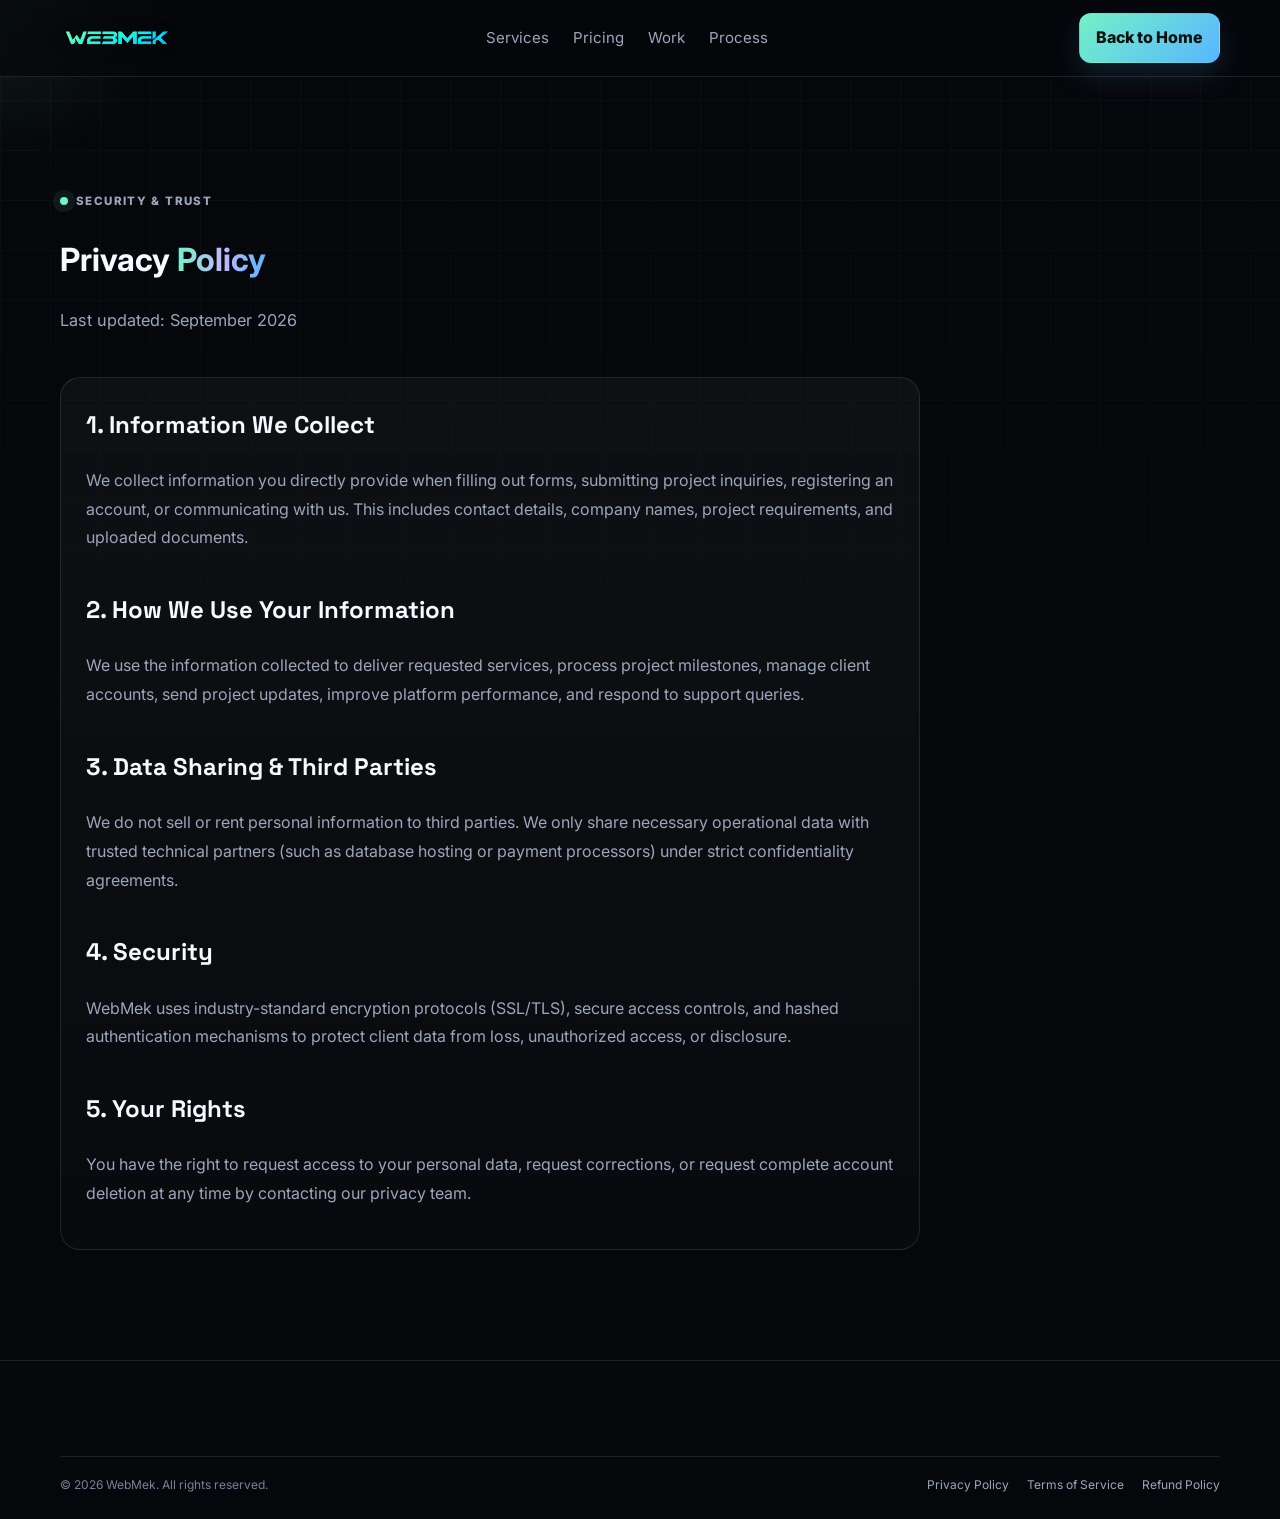
<file: templates/privacy.html>
<!DOCTYPE html>
<html lang="en">

<head>
  <meta charset="UTF-8">
  <meta name="viewport" content="width=device-width, initial-scale=1.0">
  <title>Privacy Policy — WebMek</title>
  <link rel="preconnect" href="https://fonts.googleapis.com">
  <link rel="preconnect" href="https://fonts.gstatic.com" crossorigin>
  <link
    href="https://fonts.googleapis.com/css2?family=Inter:wght@400;500;600;700;800&family=Space+Grotesk:wght@600;700&display=swap"
    rel="stylesheet">
  <link rel="stylesheet" href="../static/styles.css">
</head>

<body>
  <div class="bg-grid"></div>
  <div class="cursor-glow" id="cursorGlow"></div>

  <!-- HEADER -->
  <header class="site-header">
    <div class="container nav-wrap">
      <a href="index.html" class="brand">
        <img src="../Image/WhatsApp_Image_2026-09-25_at_21.04.05-removebg-preview.png" alt="WebMek Logo">
      </a>
      <nav class="desktop-nav">
        <a href="index.html#services">Services</a>
        <a href="index.html#pricing">Pricing</a>
        <a href="index.html#portfolio">Work</a>
        <a href="index.html#process">Process</a>
      </nav>
      <div class="nav-actions">
        <a href="index.html" class="btn btn-primary">Back to Home</a>
      </div>
    </div>
  </header>

  <!-- CONTENT -->
  <main class="section">
    <div class="container">
      <div class="section-head">
        <div class="eyebrow"><span class="pulse-dot"></span> Security & Trust</div>
        <h1>Privacy <span class="gradient-text">Policy</span></h1>
        <p>Last updated: September 2026</p>
      </div>

      <div class="panel" style="max-width: 860px; line-height: 1.8;">
        <h2 style="font-family: 'Space Grotesk'; color: var(--text); margin-top: 0;">1. Information We Collect</h2>
        <p class="muted">We collect information you directly provide when filling out forms, submitting project
          inquiries, registering an account, or communicating with us. This includes contact details, company names,
          project requirements, and uploaded documents.</p>

        <h2 style="font-family: 'Space Grotesk'; color: var(--text); margin-top: 36px;">2. How We Use Your Information
        </h2>
        <p class="muted">We use the information collected to deliver requested services, process project milestones,
          manage client accounts, send project updates, improve platform performance, and respond to support queries.
        </p>

        <h2 style="font-family: 'Space Grotesk'; color: var(--text); margin-top: 36px;">3. Data Sharing & Third Parties
        </h2>
        <p class="muted">We do not sell or rent personal information to third parties. We only share necessary
          operational data with trusted technical partners (such as database hosting or payment processors) under strict
          confidentiality agreements.</p>

        <h2 style="font-family: 'Space Grotesk'; color: var(--text); margin-top: 36px;">4. Security</h2>
        <p class="muted">WebMek uses industry-standard encryption protocols (SSL/TLS), secure access controls, and
          hashed authentication mechanisms to protect client data from loss, unauthorized access, or disclosure.</p>

        <h2 style="font-family: 'Space Grotesk'; color: var(--text); margin-top: 36px;">5. Your Rights</h2>
        <p class="muted">You have the right to request access to your personal data, request corrections, or request
          complete account deletion at any time by contacting our privacy team.</p>
      </div>
    </div>
  </main>

  <!-- FOOTER -->
  <footer class="site-footer">
    <div class="container footer-bottom">
      <span>© 2026 WebMek. All rights reserved.</span>
      <div style="display: flex; gap: 18px;">
        <a href="privacy.html" class="muted">Privacy Policy</a>
        <a href="terms.html" class="muted">Terms of Service</a>
        <a href="refund.html" class="muted">Refund Policy</a>
      </div>
    </div>
  </footer>

  <script>
    const glow = id => document.getElementById(id);
    window.addEventListener('mousemove', e => {
      const g = glow('cursorGlow');
      if (g) { g.style.left = e.clientX + 'px'; g.style.top = e.clientY + 'px'; }
    });
  </script>
</body>

</html>
</file>
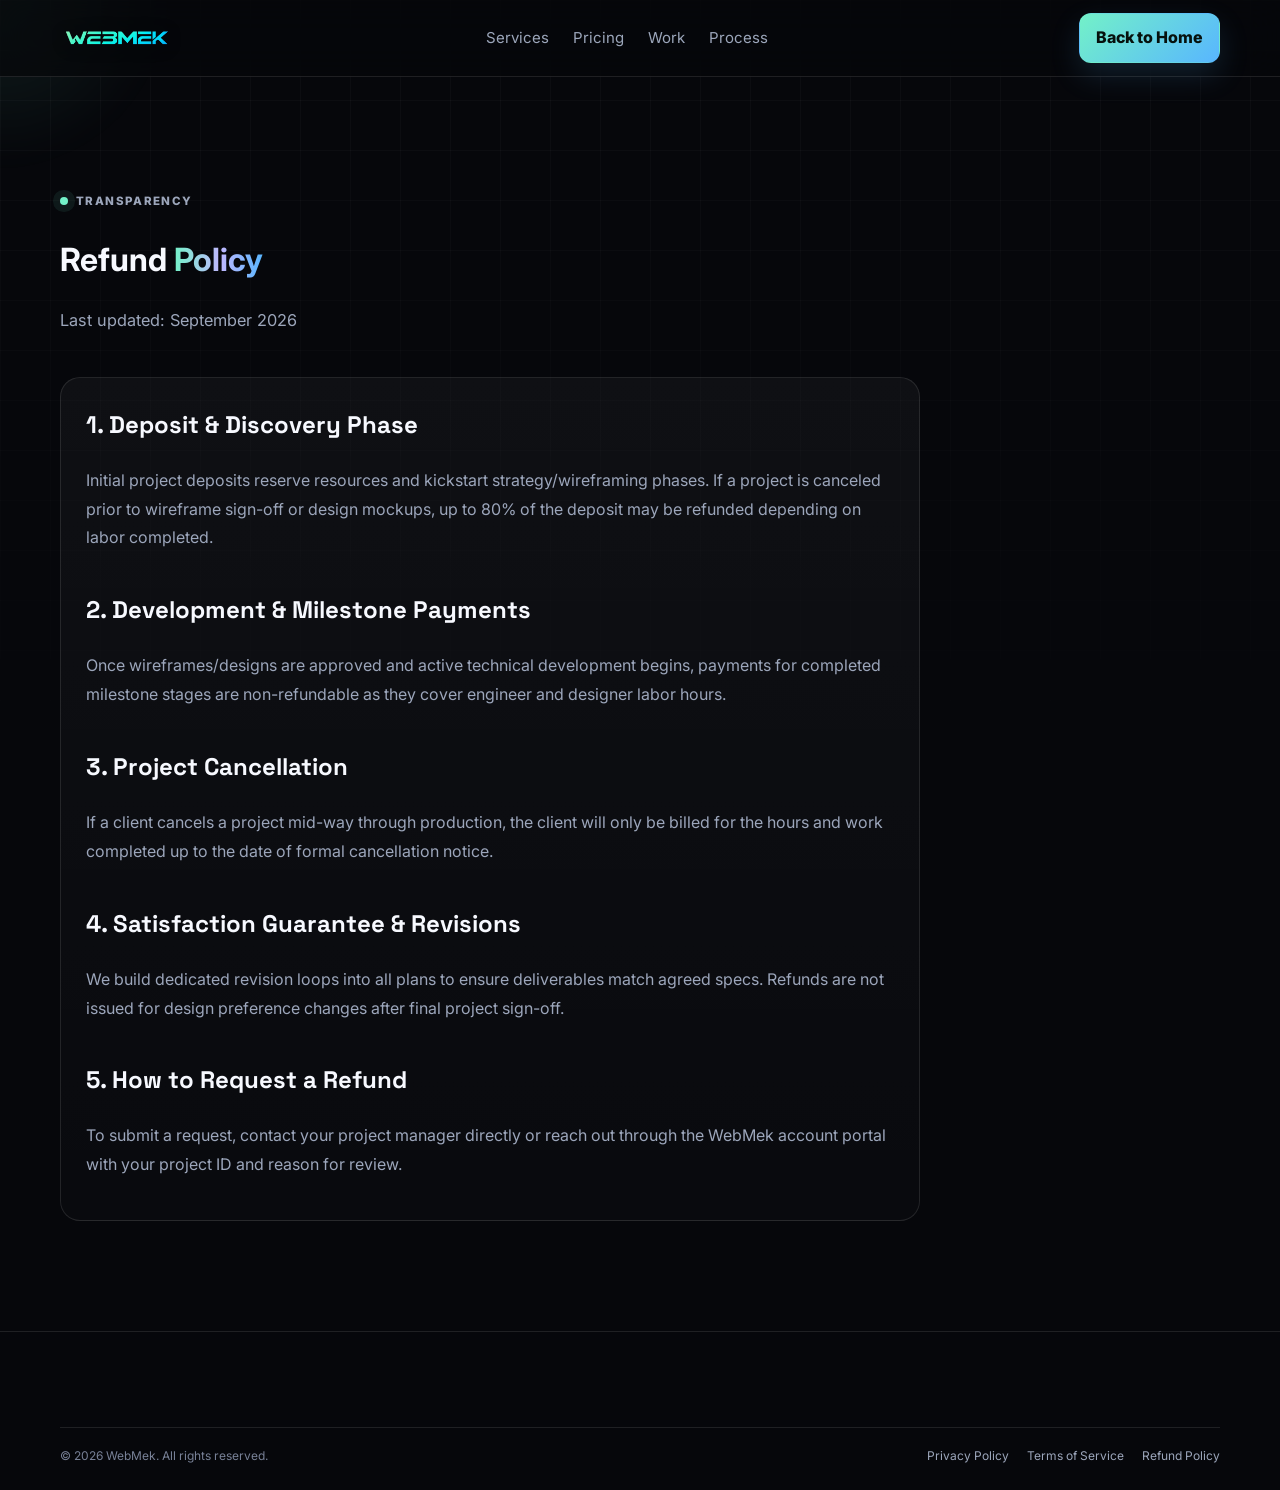
<file: templates/refund.html>
<!DOCTYPE html>
<html lang="en">
<head>
  <meta charset="UTF-8">
  <meta name="viewport" content="width=device-width, initial-scale=1.0">
  <title>Refund Policy — WebMek</title>
  <link rel="preconnect" href="https://fonts.googleapis.com">
  <link rel="preconnect" href="https://fonts.gstatic.com" crossorigin>
  <link href="https://fonts.googleapis.com/css2?family=Inter:wght@400;500;600;700;800&family=Space+Grotesk:wght@600;700&display=swap" rel="stylesheet">
  <link rel="stylesheet" href="../static/styles.css">
</head>
<body>
  <div class="bg-grid"></div>
  <div class="cursor-glow" id="cursorGlow"></div>

  <!-- HEADER -->
  <header class="site-header">
    <div class="container nav-wrap">
      <a href="index.html" class="brand">
        <img src="../Image/WhatsApp_Image_2026-09-25_at_21.04.05-removebg-preview.png" alt="WebMek Logo">
      </a>
      <nav class="desktop-nav">
        <a href="index.html#services">Services</a>
        <a href="index.html#pricing">Pricing</a>
        <a href="index.html#portfolio">Work</a>
        <a href="index.html#process">Process</a>
      </nav>
      <div class="nav-actions">
        <a href="index.html" class="btn btn-primary">Back to Home</a>
      </div>
    </div>
  </header>

  <!-- CONTENT -->
  <main class="section">
    <div class="container">
      <div class="section-head">
        <div class="eyebrow"><span class="pulse-dot"></span> Transparency</div>
        <h1>Refund <span class="gradient-text">Policy</span></h1>
        <p>Last updated: September 2026</p>
      </div>

      <div class="panel" style="max-width: 860px; line-height: 1.8;">
        <h2 style="font-family: 'Space Grotesk'; color: var(--text); margin-top: 0;">1. Deposit & Discovery Phase</h2>
        <p class="muted">Initial project deposits reserve resources and kickstart strategy/wireframing phases. If a project is canceled prior to wireframe sign-off or design mockups, up to 80% of the deposit may be refunded depending on labor completed.</p>

        <h2 style="font-family: 'Space Grotesk'; color: var(--text); margin-top: 36px;">2. Development & Milestone Payments</h2>
        <p class="muted">Once wireframes/designs are approved and active technical development begins, payments for completed milestone stages are non-refundable as they cover engineer and designer labor hours.</p>

        <h2 style="font-family: 'Space Grotesk'; color: var(--text); margin-top: 36px;">3. Project Cancellation</h2>
        <p class="muted">If a client cancels a project mid-way through production, the client will only be billed for the hours and work completed up to the date of formal cancellation notice.</p>

        <h2 style="font-family: 'Space Grotesk'; color: var(--text); margin-top: 36px;">4. Satisfaction Guarantee & Revisions</h2>
        <p class="muted">We build dedicated revision loops into all plans to ensure deliverables match agreed specs. Refunds are not issued for design preference changes after final project sign-off.</p>

        <h2 style="font-family: 'Space Grotesk'; color: var(--text); margin-top: 36px;">5. How to Request a Refund</h2>
        <p class="muted">To submit a request, contact your project manager directly or reach out through the WebMek account portal with your project ID and reason for review.</p>
      </div>
    </div>
  </main>

  <!-- FOOTER -->
  <footer class="site-footer">
    <div class="container footer-bottom">
      <span>© 2026 WebMek. All rights reserved.</span>
      <div style="display: flex; gap: 18px;">
        <a href="privacy.html" class="muted">Privacy Policy</a>
        <a href="terms.html" class="muted">Terms of Service</a>
        <a href="refund.html" class="muted">Refund Policy</a>
      </div>
    </div>
  </footer>

  <script>
    const glow = id => document.getElementById(id);
    window.addEventListener('mousemove', e => {
      const g = glow('cursorGlow');
      if (g) { g.style.left = e.clientX + 'px'; g.style.top = e.clientY + 'px'; }
    });
  </script>
</body>
</html>
</file>
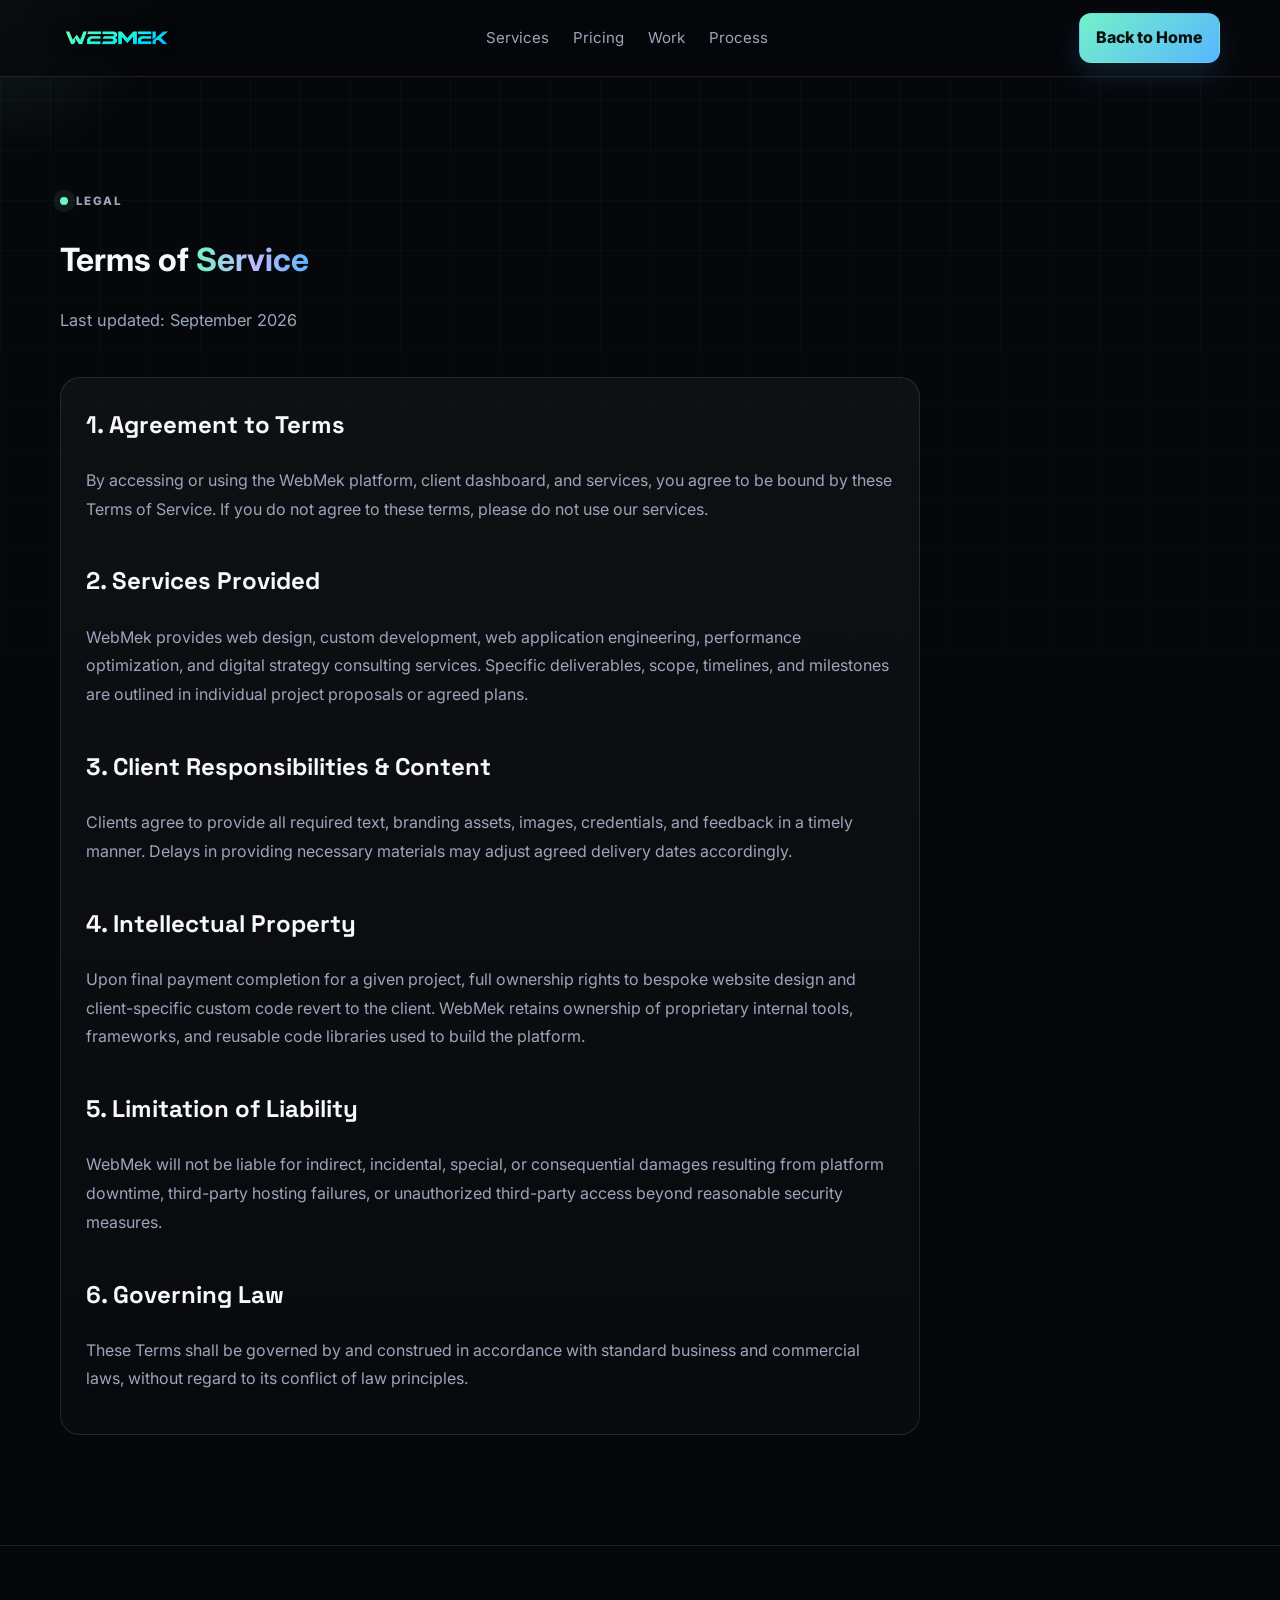
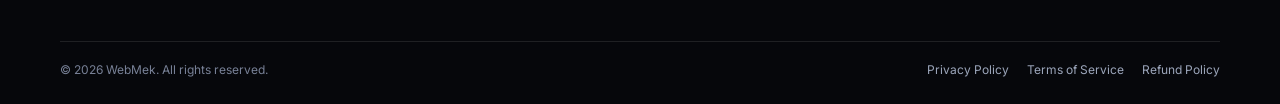
<file: templates/terms.html>
<!DOCTYPE html>
<html lang="en">
<head>
  <meta charset="UTF-8">
  <meta name="viewport" content="width=device-width, initial-scale=1.0">
  <title>Terms of Service — WebMek</title>
  <link rel="preconnect" href="https://fonts.googleapis.com">
  <link rel="preconnect" href="https://fonts.gstatic.com" crossorigin>
  <link href="https://fonts.googleapis.com/css2?family=Inter:wght@400;500;600;700;800&family=Space+Grotesk:wght@600;700&display=swap" rel="stylesheet">
  <link rel="stylesheet" href="../static/styles.css">
</head>
<body>
  <div class="bg-grid"></div>
  <div class="cursor-glow" id="cursorGlow"></div>

  <!-- HEADER -->
  <header class="site-header">
    <div class="container nav-wrap">
      <a href="index.html" class="brand">
        <img src="../Image/WhatsApp_Image_2026-09-25_at_21.04.05-removebg-preview.png" alt="WebMek Logo">
      </a>
      <nav class="desktop-nav">
        <a href="index.html#services">Services</a>
        <a href="index.html#pricing">Pricing</a>
        <a href="index.html#portfolio">Work</a>
        <a href="index.html#process">Process</a>
      </nav>
      <div class="nav-actions">
        <a href="index.html" class="btn btn-primary">Back to Home</a>
      </div>
    </div>
  </header>

  <!-- CONTENT -->
  <main class="section">
    <div class="container">
      <div class="section-head">
        <div class="eyebrow"><span class="pulse-dot"></span> Legal</div>
        <h1>Terms of <span class="gradient-text">Service</span></h1>
        <p>Last updated: September 2026</p>
      </div>

      <div class="panel" style="max-width: 860px; line-height: 1.8;">
        <h2 style="font-family: 'Space Grotesk'; color: var(--text); margin-top: 0;">1. Agreement to Terms</h2>
        <p class="muted">By accessing or using the WebMek platform, client dashboard, and services, you agree to be bound by these Terms of Service. If you do not agree to these terms, please do not use our services.</p>

        <h2 style="font-family: 'Space Grotesk'; color: var(--text); margin-top: 36px;">2. Services Provided</h2>
        <p class="muted">WebMek provides web design, custom development, web application engineering, performance optimization, and digital strategy consulting services. Specific deliverables, scope, timelines, and milestones are outlined in individual project proposals or agreed plans.</p>

        <h2 style="font-family: 'Space Grotesk'; color: var(--text); margin-top: 36px;">3. Client Responsibilities & Content</h2>
        <p class="muted">Clients agree to provide all required text, branding assets, images, credentials, and feedback in a timely manner. Delays in providing necessary materials may adjust agreed delivery dates accordingly.</p>

        <h2 style="font-family: 'Space Grotesk'; color: var(--text); margin-top: 36px;">4. Intellectual Property</h2>
        <p class="muted">Upon final payment completion for a given project, full ownership rights to bespoke website design and client-specific custom code revert to the client. WebMek retains ownership of proprietary internal tools, frameworks, and reusable code libraries used to build the platform.</p>

        <h2 style="font-family: 'Space Grotesk'; color: var(--text); margin-top: 36px;">5. Limitation of Liability</h2>
        <p class="muted">WebMek will not be liable for indirect, incidental, special, or consequential damages resulting from platform downtime, third-party hosting failures, or unauthorized third-party access beyond reasonable security measures.</p>

        <h2 style="font-family: 'Space Grotesk'; color: var(--text); margin-top: 36px;">6. Governing Law</h2>
        <p class="muted">These Terms shall be governed by and construed in accordance with standard business and commercial laws, without regard to its conflict of law principles.</p>
      </div>
    </div>
  </main>

  <!-- FOOTER -->
  <footer class="site-footer">
    <div class="container footer-bottom">
      <span>© 2026 WebMek. All rights reserved.</span>
      <div style="display: flex; gap: 18px;">
        <a href="privacy.html" class="muted">Privacy Policy</a>
        <a href="terms.html" class="muted">Terms of Service</a>
        <a href="refund.html" class="muted">Refund Policy</a>
      </div>
    </div>
  </footer>

  <script>
    const glow = id => document.getElementById(id);
    window.addEventListener('mousemove', e => {
      const g = glow('cursorGlow');
      if (g) { g.style.left = e.clientX + 'px'; g.style.top = e.clientY + 'px'; }
    });
  </script>
</body>
</html>
</file>
<file: static/styles.css>
:root {
  --bg: #06070b;
  --surface: #0d1018;
  --surface-2: #121621;
  --line: rgba(255, 255, 255, .10);
  --text: #f7f9ff;
  --muted: #9ca6bb;
  --accent: #73f1c8;
  --accent-2: #8b7cff;
  --accent-3: #58b6ff;
  --danger: #ff6b7a;
  --radius: 20px;
  --shadow: 0 25px 80px rgba(0, 0, 0, .35);
}

* {
  box-sizing: border-box;
}

html {
  scroll-behavior: smooth;
}

body {
  margin: 0;
  font-family: Inter, system-ui, -apple-system, BlinkMacSystemFont, "Segoe UI", sans-serif;
  background: var(--bg);
  color: var(--text);
  line-height: 1.6;
  overflow-x: hidden;
}

a {
  color: inherit;
  text-decoration: none;
}

button,
input,
textarea,
select {
  font: inherit;
}

button {
  cursor: pointer;
}

button:disabled {
  cursor: not-allowed;
  opacity: .65;
}

.bg-grid {
  position: fixed;
  inset: 0;
  pointer-events: none;
  z-index: -3;
  background-image: linear-gradient(rgba(255, 255, 255, .03) 1px, transparent 1px), linear-gradient(90deg, rgba(255, 255, 255, .03) 1px, transparent 1px);
  background-size: 50px 50px;
  mask-image: linear-gradient(to bottom, black 0%, transparent 90%);
}

.cursor-glow {
  position: fixed;
  width: 360px;
  height: 360px;
  border-radius: 50%;
  pointer-events: none;
  z-index: -2;
  transform: translate(-50%, -50%);
  background: radial-gradient(circle, rgba(115, 241, 200, .10), transparent 65%);
  filter: blur(12px);
}

.container {
  width: min(1160px, calc(100% - 40px));
  margin: 0 auto;
}

.section {
  padding: 110px 0;
  position: relative;
}

.site-header {
  position: sticky;
  top: 0;
  z-index: 20;
  backdrop-filter: blur(18px);
  background: rgba(6, 7, 11, .72);
  border-bottom: 1px solid var(--line);
}

.nav-wrap {
  height: 76px;
  display: flex;
  align-items: center;
  gap: 28px;
}

/* BRAND LOGO STYLING */
.brand {
  display: inline-flex;
  align-items: center;
  text-decoration: none;
  transition: opacity .25s ease, transform .25s ease;
}

.brand:hover {
  opacity: 0.9;
  transform: translateY(-1px);
}

.brand img {
  height: 38px;
  width: auto;
  max-width: 180px;
  object-fit: contain;
  vertical-align: middle;
  filter: drop-shadow(0px 2px 8px rgba(0, 0, 0, 0.25));
}

.desktop-nav {
  display: flex;
  gap: 24px;
  margin: 0 auto;
}

.desktop-nav a {
  color: var(--muted);
  font-size: .94rem;
  transition: .25s ease;
}

.desktop-nav a:hover {
  color: var(--text);
}

.nav-actions {
  display: flex;
  gap: 10px;
}

.mobile-menu,
.mobile-nav {
  display: none;
}

.btn {
  border: 1px solid transparent;
  border-radius: 12px;
  padding: 11px 16px;
  color: var(--text);
  transition: transform .2s ease, border-color .2s ease, background .2s ease, box-shadow .2s ease;
}

.btn:hover {
  transform: translateY(-2px);
}

.btn-primary {
  background: linear-gradient(135deg, var(--accent), var(--accent-3));
  color: #06110d;
  font-weight: 800;
  box-shadow: 0 12px 30px rgba(88, 182, 255, .15);
}

.btn-outline {
  background: rgba(255, 255, 255, .02);
  border-color: var(--line);
}

.btn-outline:hover {
  border-color: rgba(115, 241, 200, .45);
}

.btn-ghost {
  background: transparent;
  color: var(--muted);
}

.btn-lg {
  padding: 14px 20px;
}

.wide {
  width: 100%;
}

.hero {
  padding-top: 88px;
  overflow: hidden;
}

.hero-grid {
  display: grid;
  grid-template-columns: 1.02fr .98fr;
  align-items: center;
  gap: 60px;
  min-height: 690px;
}

.eyebrow {
  display: inline-flex;
  align-items: center;
  gap: 8px;
  text-transform: uppercase;
  letter-spacing: .12em;
  font-size: .72rem;
  font-weight: 800;
  color: var(--muted);
}

.pulse-dot {
  width: 8px;
  height: 8px;
  border-radius: 50%;
  background: var(--accent);
  box-shadow: 0 0 0 7px rgba(115, 241, 200, .08);
}

.hero h1,
.section-head h2,
.cta-card h2,
.modal-head h2,
.dashboard-top h1 {
  font-family: "Space Grotesk", sans-serif;
  letter-spacing: -.04em;
  line-height: 1.0;
  margin: 18px 0;
}

.hero h1 {
  font-size: clamp(3.3rem, 7vw, 6.6rem);
}

.gradient-text {
  background: linear-gradient(90deg, var(--accent), #c0b8ff 52%, var(--accent-3));
  -webkit-background-clip: text;
  background-clip: text;
  color: transparent;
}

.hero-text {
  max-width: 640px;
  color: var(--muted);
  font-size: 1.08rem;
}

.hero-actions {
  display: flex;
  gap: 12px;
  flex-wrap: wrap;
  margin-top: 28px;
}

.trust-row {
  display: flex;
  flex-wrap: wrap;
  gap: 16px;
  margin-top: 26px;
  color: #c4cbda;
  font-size: .83rem;
}

.hero-visual {
  position: relative;
  min-height: 520px;
  display: grid;
  place-items: center;
}

.orb {
  position: absolute;
  border-radius: 50%;
  filter: blur(12px);
  opacity: .55;
}

.orb-a {
  width: 270px;
  height: 270px;
  background: rgba(115, 241, 200, .16);
  top: 5%;
  right: 8%;
}

.orb-b {
  width: 220px;
  height: 220px;
  background: rgba(139, 124, 255, .19);
  bottom: 5%;
  left: 6%;
}

.browser-card {
  width: min(560px, 100%);
  border-radius: 22px;
  border: 1px solid var(--line);
  background: rgba(11, 14, 21, .92);
  box-shadow: var(--shadow);
  overflow: hidden;
}

.floating {
  animation: float 6s ease-in-out infinite;
}

@keyframes float {

  0%,
  100% {
    transform: translateY(0) rotate(-1deg);
  }

  50% {
    transform: translateY(-14px) rotate(1deg);
  }
}

.browser-top {
  display: flex;
  align-items: center;
  gap: 7px;
  padding: 11px 14px;
  border-bottom: 1px solid var(--line);
  background: rgba(255, 255, 255, .03);
}

.browser-top>span {
  width: 9px;
  height: 9px;
  border-radius: 50%;
  background: #384052;
}

.browser-url {
  margin: 0 auto;
  min-width: 180px;
  text-align: center;
  padding: 6px 14px;
  border-radius: 999px;
  border: 1px solid var(--line);
  color: var(--muted);
  font-size: .72rem;
}

.browser-content {
  padding: 22px;
}
/* =========================
   REFERRAL BANNER
========================= */

.referral-banner {
    position: relative;

    width: 100%;
    min-height: 180px;

    margin-top: 14px;

    overflow: hidden;

    border-radius: 12px;

    background:
        radial-gradient(
            circle at 85% 50%,
            rgba(130, 60, 255, 0.45),
            transparent 38%
        ),
        linear-gradient(
            135deg,
            #18181b 0%,
            #202024 100%
        );

    display: flex;
    align-items: center;
    justify-content: center;

    text-align: center;

    box-sizing: border-box;
}


/* Grid effect */

.referral-grid {
    position: absolute;
    inset: 0;

    opacity: 0.16;

    background-image:
        linear-gradient(
            rgba(255,255,255,0.12) 1px,
            transparent 1px
        ),
        linear-gradient(
            90deg,
            rgba(255,255,255,0.12) 1px,
            transparent 1px
        );

    background-size: 35px 35px;
}


/* Content */

.referral-content {
    position: relative;
    z-index: 2;

    display: flex;
    flex-direction: column;
    align-items: center;

    padding: 20px;
}


/* Badge */

.referral-badge {
    color: #c084fc;

    background: rgba(124, 58, 237, 0.15);

    border: 1px solid rgba(168, 85, 247, 0.7);

    padding: 5px 14px;

    border-radius: 20px;

    font-size: 10px;
    font-weight: 700;

    letter-spacing: 1px;
}


/* Heading */

.referral-content h2 {
    margin: 12px 0 6px;

    color: #fff;

    font-size: 28px;

    font-weight: 800;

    line-height: 1.1;
}


/* Description */

.referral-content p {
    margin: 0 0 14px;

    color: #d4d4d8;

    font-size: 11px;
}


/* Button */

.referral-btn {
    border: none;

    padding: 9px 22px;

    border-radius: 25px;

    background: linear-gradient(
        135deg,
        #9333ea,
        #7c3aed
    );

    color: white;

    font-size: 12px;

    font-weight: 700;

    cursor: pointer;

    box-shadow:
        0 6px 20px rgba(124, 58, 237, 0.4);

    transition: 0.3s ease;
}

.referral-btn span {
    margin-left: 5px;
}

.referral-btn:hover {
    transform: translateY(-2px);

    box-shadow:
        0 10px 30px rgba(124, 58, 237, 0.6);
}
.mini-nav {
  display: flex;
  align-items: center;
  gap: 16px;
  font-size: .72rem;
  color: var(--muted);
}

.mini-nav strong {
  color: var(--text);
  margin-right: auto;
  letter-spacing: .09em;
}

.mini-btn {
  padding: 5px 9px;
  border-radius: 8px;
  background: rgba(115, 241, 200, .11);
  color: var(--accent);
}

.mini-hero {
  margin-top: 32px;
  display: grid;
  grid-template-columns: 1fr .7fr;
  gap: 22px;
  align-items: center;
}

.mini-hero small {
  color: var(--accent);
  letter-spacing: .12em;
  font-weight: 700;
  font-size: .55rem;
}

.mini-hero h3 {
  font-family: "Space Grotesk", sans-serif;
  margin: 8px 0 14px;
  font-size: 1.55rem;
  line-height: 1.05;
}

.mini-lines {
  display: grid;
  gap: 7px;
}

.mini-lines i {
  display: block;
  height: 7px;
  width: 82%;
  border-radius: 99px;
  background: rgba(255, 255, 255, .07);
}

.mini-lines i:nth-child(2) {
  width: 68%
}

.mini-lines i:nth-child(3) {
  width: 50%
}

.mini-device {
  border: 1px solid var(--line);
  padding: 8px;
  border-radius: 22px;
  transform: rotate(5deg);
  background: #090c12;
}

.device-screen {
  min-height: 190px;
  border-radius: 16px;
  display: grid;
  place-items: center;
  align-content: center;
  gap: 7px;
  text-align: center;
  background: linear-gradient(160deg, rgba(115, 241, 200, .18), rgba(139, 124, 255, .18));
}

.device-screen b {
  font-size: 2rem;
  font-family: "Space Grotesk"
}

.device-screen span {
  font-size: .55rem;
  letter-spacing: .15em;
  color: var(--muted)
}

.device-screen em {
  font-style: normal;
  font-size: .72rem;
  color: #cfd5e3
}

.mini-cards {
  display: grid;
  grid-template-columns: repeat(3, 1fr);
  gap: 10px;
  margin-top: 18px;
  text-align: center;
}

.mini-cards div {
  height: 68px;
  border: 1px solid var(--line);
  border-radius: 13px;
  background: linear-gradient(
    145deg,
    rgba(255, 255, 255, .05),
    rgba(255, 255, 255, .01)
  );

  display: flex;
  align-items: center;
  justify-content: center;

  color: white;
  font-weight: 600;
  line-height: normal;
}

.float-tag {
  position: absolute;
  padding: 10px 14px;
  border-radius: 999px;
  border: 1px solid var(--line);
  background: rgba(14, 17, 24, .86);
  box-shadow: 0 18px 40px rgba(0, 0, 0, .3);
  color: #dfe5f0;
  font-size: .76rem;
  backdrop-filter: blur(10px);
  animation: bob 4.5s ease-in-out infinite;
}

.tag-one {
  top: 13%;
  left: 2%
}

.tag-two {
  bottom: 15%;
  right: 1%;
  animation-delay: -1.4s
}

@keyframes bob {
  50% {
    transform: translateY(-8px)
  }
}

.stats-strip {
  border-top: 1px solid var(--line);
  border-bottom: 1px solid var(--line);
  background: rgba(255, 255, 255, .02);
}

.stats-grid {
  display: grid;
  grid-template-columns: repeat(4, 1fr);
}

.stats-grid>div {
  padding: 24px;
  display: flex;
  flex-direction: column;
  gap: 6px;
  border-right: 1px solid var(--line);
}

.stats-grid>div:last-child {
  border-right: 0
}

.stats-grid strong {
  font-family: "Space Grotesk";
  font-size: 1.25rem;
  color: var(--accent)
}

.stats-grid span {
  font-size: .8rem;
  color: var(--muted)
}

.section-head {
  max-width: 760px;
  margin-bottom: 44px;
}

.section-head h2 {
  font-size: clamp(2.3rem, 4.5vw, 4.2rem);
}

.section-head p {
  color: var(--muted);
  font-size: 1.02rem;
}

.section-head.left {
  margin-bottom: 0;
}

.service-grid {
  display: grid;
  grid-template-columns: repeat(3, 1fr);
  gap: 16px;
}

.service-card,
.price-card,
.portfolio-card,
.panel,
.project-card {
  border: 1px solid var(--line);
  background: linear-gradient(180deg, rgba(255, 255, 255, .04), rgba(255, 255, 255, .015));
  border-radius: var(--radius);
}

.service-card {
  padding: 26px;
  min-height: 250px;
  transition: .3s ease;
}

.service-card:hover {
  transform: translateY(-8px);
  border-color: rgba(115, 241, 200, .30);
  box-shadow: 0 20px 50px rgba(0, 0, 0, .2);
}

.icon {
  width: 42px;
  height: 42px;
  display: grid;
  place-items: center;
  border-radius: 13px;
  background: rgba(115, 241, 200, .08);
  color: var(--accent);
  font-size: 1.2rem;
}

.service-card h3 {
  font-family: "Space Grotesk";
  font-size: 1.18rem;
  margin: 24px 0 10px
}

.service-card p {
  color: var(--muted);
  font-size: .92rem
}

.service-card a {
  display: inline-block;
  margin-top: 15px;
  color: var(--accent);
  font-weight: 700;
  font-size: .84rem
}

.dark-section {
  background: radial-gradient(circle at 75% 20%, rgba(139, 124, 255, .08), transparent 30%), #070910;
  border-top: 1px solid var(--line);
  border-bottom: 1px solid var(--line);
}

.pricing-grid {
  display: grid;
  grid-template-columns: repeat(4, 1fr);
  gap: 16px;
}

.price-card {
  padding: 25px;
  position: relative;
  overflow: hidden;
}

.price-card.popular {
  border-color: rgba(115, 241, 200, .38);
  box-shadow: 0 25px 60px rgba(115, 241, 200, .06)
}

.popular-pill {
  position: absolute;
  top: 0;
  right: 0;
  background: var(--accent);
  color: #06110d;
  font-size: .6rem;
  font-weight: 900;
  letter-spacing: .1em;
  padding: 7px 12px;
  border-bottom-left-radius: 12px
}

.plan {
  color: var(--muted);
  font-size: .68rem;
  letter-spacing: .15em;
  font-weight: 800
}

.price {
  font-family: "Space Grotesk";
  font-size: 2.4rem;
  margin: 18px 0 6px
}

.price small {
  font-family: Inter;
  font-size: .72rem;
  color: var(--muted);
  font-weight: 500
}

.price-card p {
  color: var(--muted);
  font-size: .85rem
}

.price-card ul {
  list-style: none;
  padding: 0;
  margin: 22px 0 28px;
  display: grid;
  gap: 11px;
  color: #d8dde9;
  font-size: .82rem
}

.price-card li::before {
  content: "✓";
  color: var(--accent);
  font-weight: 800;
  margin-right: 9px
}

.price-note {
  color: var(--muted);
  font-size: .78rem;
  margin: 22px 0 0
}

.portfolio-grid {
  display: grid;
  grid-template-columns: repeat(3, 1fr);
  gap: 16px
}

.portfolio-card {
  overflow: hidden;
  transition: .3s ease
}

.portfolio-card:hover {
  transform: translateY(-6px)
}

.portfolio-art {
  height: 250px;
  display: flex;
  flex-direction: column;
  justify-content: flex-end;
  padding: 24px;
  background: linear-gradient(135deg, #1f2b29, #0d1116)
}

.art-2 {
  background: linear-gradient(135deg, #2a2130, #0e1116)
}

.art-3 {
  background: linear-gradient(135deg, #202744, #0d1116)
}

.portfolio-art span {
  font-family: "Space Grotesk";
  font-size: 1.8rem;
  font-weight: 700
}

.portfolio-art small {
  color: #c4cada
}

.portfolio-meta {
  padding: 20px;
  display: flex;
  align-items: center;
  gap: 20px
}

.portfolio-meta>div {
  flex: 1
}

.portfolio-meta h3 {
  margin: 0;
  font-family: "Space Grotesk";
  font-size: 1rem
}

.portfolio-meta p {
  margin: 5px 0 0;
  color: var(--muted);
  font-size: .8rem
}

.portfolio-meta>span {
  color: var(--accent)
}

.process-section {
  background: linear-gradient(180deg, transparent, rgba(139, 124, 255, .045));
}

.process-grid {
  display: grid;
  grid-template-columns: .9fr 1.1fr;
  gap: 70px;
  align-items: start
}

.steps {
  display: grid;
  gap: 14px
}

.step {
  display: grid;
  grid-template-columns: 58px 1fr;
  gap: 18px;
  padding: 22px;
  border: 1px solid var(--line);
  border-radius: 18px;
  background: rgba(255, 255, 255, .02)
}

.step b {
  width: 44px;
  height: 44px;
  display: grid;
  place-items: center;
  border-radius: 12px;
  background: rgba(115, 241, 200, .08);
  color: var(--accent);
  font-family: "Space Grotesk"
}

.step h3 {
  margin: 0 0 6px;
  font-family: "Space Grotesk"
}

.step p {
  margin: 0;
  color: var(--muted);
  font-size: .9rem
}

.cta-section {
  padding-top: 50px;
}

.cta-card {
  display: grid;
  grid-template-columns: 1fr auto;
  gap: 30px;
  align-items: center;
  padding: 42px;
  border: 1px solid rgba(115, 241, 200, .18);
  border-radius: 28px;
  background: radial-gradient(circle at 90% 10%, rgba(115, 241, 200, .10), transparent 35%), rgba(255, 255, 255, .03)
}

.cta-card h2 {
  font-size: clamp(2.1rem, 4vw, 3.8rem);
  max-width: 800px
}

.cta-card p {
  color: var(--muted);
  max-width: 700px
}

.cta-actions {
  display: flex;
  gap: 10px;
  flex-wrap: wrap
}

.site-footer {
  padding: 60px 0 25px;
  border-top: 1px solid var(--line)
}

/* FOOTER BRAND OVERRIDE */
.site-footer .brand img {
  height: 40px;
  margin-bottom: 8px;
}

.footer-grid {
  display: grid;
  grid-template-columns: 1fr .5fr .6fr;
  gap: 30px
}

.footer-grid>div {
  display: flex;
  flex-direction: column;
  gap: 10px
}

.footer-grid p,
.footer-grid span,
.footer-grid a {
  color: var(--muted);
  font-size: .83rem
}

.footer-grid strong {
  font-size: .84rem
}

.muted {
  color: var(--muted)
}

.footer-bottom {
  margin-top: 35px;
  padding-top: 18px;
  border-top: 1px solid var(--line);
  display: flex;
  justify-content: space-between;
  color: #788197;
  font-size: .75rem
}

.modal {
  position: fixed;
  inset: 0;
  display: none;
  align-items: center;
  justify-content: center;
  padding: 20px;
  z-index: 100
}

.modal.open {
  display: flex
}

.modal-backdrop {
  position: absolute;
  inset: 0;
  background: rgba(0, 0, 0, .72);
  backdrop-filter: blur(8px)
}

.modal-panel {
  position: relative;
  width: min(520px, 100%);
  max-height: 90vh;
  overflow: auto;
  padding: 30px;
  border: 1px solid var(--line);
  border-radius: 24px;
  background: #0b0e15;
  box-shadow: 0 40px 120px rgba(0, 0, 0, .5);
  animation: modalIn .25s ease
}

.modal-panel.large {
  width: min(760px, 100%)
}

@keyframes modalIn {
  from {
    opacity: 0;
    transform: translateY(15px) scale(.98)
  }

  to {
    opacity: 1;
    transform: none
  }
}

.modal-close {
  position: absolute;
  top: 15px;
  right: 15px;
  border: 0;
  background: rgba(255, 255, 255, .06);
  color: var(--text);
  width: 36px;
  height: 36px;
  border-radius: 10px;
  font-size: 1.3rem
}

.modal-head {
  margin-bottom: 25px
}

.modal-head h2 {
  font-size: 2.3rem
}

.modal-head p {
  color: var(--muted)
}

.apply-form {
  display: grid;
  gap: 16px
}

.apply-form label {
  display: grid;
  gap: 7px;
  font-size: .78rem;
  color: #cbd1de;
  font-weight: 700
}

.form-grid {
  display: grid;
  grid-template-columns: repeat(2, 1fr);
  gap: 14px
}

.apply-form input,
.apply-form textarea,
.apply-form select {
  width: 100%;
  padding: 12px 13px;
  border-radius: 12px;
  border: 1px solid var(--line);
  background: #080b10;
  color: var(--text);
  outline: none
}

.apply-form input:focus,
.apply-form textarea:focus,
.apply-form select:focus {
  border-color: rgba(115, 241, 200, .55);
  box-shadow: 0 0 0 4px rgba(115, 241, 200, .07)
}

.apply-form textarea {
  resize: vertical
}

.form-note {
  font-size: .72rem;
  color: #788197
}

.form-status {
  margin: 0;
  color: var(--accent);
  font-size: .8rem;
  min-height: 1.2em
}

.auth-tabs {
  display: flex;
  gap: 7px;
  padding: 5px;
  border-radius: 12px;
  background: rgba(255, 255, 255, .04);
  margin-bottom: 18px
}

.auth-tabs button {
  flex: 1;
  border: 0;
  background: transparent;
  color: var(--muted);
  padding: 9px;
  border-radius: 99px
}

.auth-tabs button.active {
  background: rgba(255, 255, 255, .08);
  color: var(--text)
}

.reveal {
  opacity: 0;
  transform: translateY(30px);
  transition: opacity .7s ease, transform .7s ease
}

.reveal.visible {
  opacity: 1;
  transform: none
}

.delay-1 {
  transition-delay: .08s
}

.delay-2 {
  transition-delay: .16s
}

.dashboard-body {
  min-height: 100vh;
  background: radial-gradient(circle at 80% 10%, rgba(139, 124, 255, .10), transparent 25%), var(--bg)
}

.dashboard-shell {
  padding: 50px 0 90px
}

.dashboard-top {
  display: flex;
  justify-content: space-between;
  gap: 25px;
  align-items: end;
  margin-bottom: 30px
}

.dashboard-top h1 {
  font-size: clamp(2.4rem, 5vw, 4.3rem)
}

.dashboard-top p {
  color: var(--muted)
}

.dashboard-actions {
  display: flex;
  gap: 10px
}

.admin-stats {
  display: grid;
  grid-template-columns: repeat(6, 1fr);
  gap: 12px;
  margin-bottom: 18px
}

.stat-card {
  border: 1px solid var(--line);
  border-radius: 16px;
  padding: 18px;
  background: rgba(255, 255, 255, .03)
}

.stat-card span {
  font-size: .7rem;
  color: var(--muted);
  display: block
}

.stat-card strong {
  display: block;
  font-family: "Space Grotesk";
  font-size: 1.7rem;
  margin-top: 7px
}

.panel {
  padding: 25px
}

.panel+.panel {
  margin-top: 16px
}

.panel-head {
  display: flex;
  justify-content: space-between;
  gap: 15px;
  align-items: center;
  margin-bottom: 20px
}

.panel-head h2 {
  margin: 0;
  font-family: "Space Grotesk"
}

.panel-head p {
  margin: 4px 0 0;
  color: var(--muted);
  font-size: .82rem
}

.table-wrap {
  overflow: auto
}

.table-wrap table {
  width: 100%;
  border-collapse: collapse;
  min-width: 970px
}

.table-wrap th,
.table-wrap td {
  padding: 14px 12px;
  border-bottom: 1px solid var(--line);
  text-align: left;
  font-size: .78rem;
  vertical-align: top
}

.table-wrap th {
  color: var(--muted);
  font-size: .67rem;
  letter-spacing: .1em;
  text-transform: uppercase
}

.table-wrap a {
  color: var(--accent)
}

.status-select {
  background: #080b10;
  color: var(--text);
  border: 1px solid var(--line);
  padding: 9px;
  border-radius: 99px
}

.requirement-cell {
  max-width: 280px
}

.notice {
  margin: 15px 0
}

.project-grid {
  display: grid;
  gap: 15px
}

.project-top {
  display: flex;
  justify-content: space-between;
  gap: 15px
}

.project-top h2 {
  font-family: "Space Grotesk";
  margin: 8px 0 0
}

.status-pill {
  align-self: flex-start;
  padding: 7px 10px;
  border-radius: 999px;
  background: rgba(115, 241, 200, .08);
  color: var(--accent);
  font-size: .7rem
}

.progress-line {
  height: 10px;
  border-radius: 99px;
  background: rgba(255, 255, 255, .05);
  overflow: hidden;
  margin: 24px 0
}

.progress-line span {
  display: block;
  height: 100%;
  background: linear-gradient(90deg, var(--accent), var(--accent-2));
  border-radius: inherit
}

.project-details {
  display: grid;
  grid-template-columns: repeat(4, 1fr);
  gap: 12px;
  margin-bottom: 20px
}

.project-details>div {
  padding: 14px;
  border: 1px solid var(--line);
  border-radius: 14px
}

.project-details span {
  display: block;
  color: var(--muted);
  font-size: .7rem
}

.project-details strong {
  display: block;
  margin-top: 6px;
  font-family: "Space Grotesk"
}

.full-row {
  grid-column: 1/-1
}

body.modal-open {
  overflow: hidden
}

@media (max-width: 1050px) {
  .desktop-nav {
    gap: 15px
  }

  .hero-grid {
    gap: 35px
  }

  .pricing-grid {
    grid-template-columns: repeat(2, 1fr)
  }

  .admin-stats {
    grid-template-columns: repeat(3, 1fr)
  }
}

@media (max-width: 850px) {

  .desktop-nav,
  .nav-actions {
    display: none
  }

  .mobile-menu {
    display: block;
    margin-left: auto;
    border: 1px solid var(--line);
    background: transparent;
    color: var(--text);
    width: 42px;
    height: 42px;
    border-radius: 12px
  }

 .mobile-nav {
  display: grid;
  padding: 15px 20px;
  border-top: 1px solid var(--line);
  gap: 10px;
  background: rgba(6, 7, 11, .98);
}

.mobile-nav[hidden] {
  display: none !important;
}

  .mobile-nav a {
    color: var(--muted);
    padding: 8px
  }

  .hero-grid,
  .process-grid,
  .cta-card {
    grid-template-columns: 1fr
  }

  .hero {
    padding-top: 45px
  }

  .hero-visual {
    min-height: 440px
  }

  .service-grid,
  .portfolio-grid {
    grid-template-columns: repeat(2, 1fr)
  }

  .stats-grid {
    grid-template-columns: repeat(2, 1fr)
  }

  .stats-grid>div:nth-child(2) {
    border-right: 0
  }

  .stats-grid>div {
    border-bottom: 1px solid var(--line)
  }

  .footer-grid {
    grid-template-columns: 1fr 1fr
  }

  .cta-actions {
    justify-content: flex-start
  }
}

@media (max-width: 620px) {
  .container {
    width: min(100% - 28px, 1160px)
  }

  .section {
    padding: 80px 0
  }

  .hero h1 {
    font-size: 3.4rem
  }

  .brand img {
    height: 32px;
  }

  .service-grid,
  .portfolio-grid,
  .pricing-grid,
  .footer-grid,
  .form-grid,
  .project-details,
  .admin-stats {
    grid-template-columns: 1fr
  }

  .hero-visual {
    min-height: 390px
  }

  .browser-card {
    transform: scale(.86)
  }

  .tag-one {
    left: -2%;
    top: 7%
  }

  .tag-two {
    right: -2%;
    bottom: 8%
  }

  .mini-nav span:not(.mini-btn) {
    display: none
  }

  .stats-grid {
    grid-template-columns: 1fr
  }

  .stats-grid>div {
    border-right: 0
  }

  .cta-card {
    padding: 28px
  }

  .footer-bottom {
    flex-direction: column;
    gap: 8px
  }

  .dashboard-top {
    align-items: flex-start;
    flex-direction: column
  }

  .dashboard-actions {
    width: 100%
  }

  .dashboard-actions .btn {
    flex: 1
  }

  .project-top {
    flex-direction: column
  }

  .modal-panel {
    padding: 24px
  }

  .modal-head h2 {
    font-size: 1.9rem
  }
}

@media (prefers-reduced-motion: reduce) {
  html {
    scroll-behavior: auto
  }

  .floating,
  .float-tag {
    animation: none
  }

  .reveal {
    opacity: 1;
    transform: none;
    transition: none
  }

  .btn,
  .service-card,
  .portfolio-card {
    transition: none
  }
}

/* LEGAL & CONTENT PAGES STYLING */

.legal-content {
  max-width: 860px;
  margin: 0 auto;
  line-height: 1.8;
}

.legal-content h2 {
  font-family: "Space Grotesk", sans-serif;
  color: var(--text);
  font-size: 1.5rem;
  margin-top: 36px;
  margin-bottom: 12px;
}

.legal-content h2:first-child {
  margin-top: 0;
}

.legal-content p {
  color: var(--muted);
  margin-bottom: 20px;
  font-size: 0.98rem;
}

.legal-content ul, 
.legal-content ol {
  color: var(--muted);
  margin: 0 0 24px 20px;
  padding: 0;
}

.legal-content li {
  margin-bottom: 8px;
  font-size: 0.95rem;
}

.legal-content a {
  color: var(--accent);
  text-decoration: underline;
  text-underline-offset: 3px;
}

.legal-content a:hover {
  color: var(--text);
}



/* =========================================
   WEBMEK LOGIN / SIGN UP
   ========================================= */

.auth-modal {
  position: relative;
  overflow: hidden;
  max-width: 470px;
  border: 1px solid rgba(96, 165, 250, 0.25);
  background:
    linear-gradient(
      135deg,
      rgba(7, 15, 32, 0.97),
      rgba(15, 30, 58, 0.96)
    ),
    url("https://images.unsplash.com/photo-1551434678-e076c223a692?auto=format&fit=crop&w=1400&q=85")
    center / cover no-repeat;

  box-shadow:
    0 30px 80px rgba(0, 0, 0, 0.55),
    0 0 50px rgba(59, 130, 246, 0.12);
}


/* Blue glow */

.auth-glow {
  position: absolute;
  width: 220px;
  height: 220px;
  border-radius: 50%;
  filter: blur(70px);
  pointer-events: none;
  opacity: 0.35;
}

.auth-glow-one {
  top: -100px;
  right: -80px;
  background: #2563eb;
}

.auth-glow-two {
  bottom: -120px;
  left: -100px;
  background: #4f46e5;
}


.auth-head {
  position: relative;
  z-index: 2;
  text-align: center;
}

.auth-head h2 {
  margin-top: 8px;
  font-size: 2rem;
}

.auth-head p {
  color: #94a3b8;
  line-height: 1.6;
}


/* =========================================
   LOGIN / SIGN UP TABS
   ========================================= */

.auth-tabs {
  position: relative;
  z-index: 2;

  display: grid;
  grid-template-columns: 1fr 1fr;

  gap: 7px;

  padding: 6px;
  margin: 22px 0;

  border-radius: 14px;

  background: rgba(255, 255, 255, 0.055);
  border: 1px solid rgba(255, 255, 255, 0.08);

  backdrop-filter: blur(12px);
}


.auth-tabs button {
  border: none;
  outline: none;

  padding: 12px 15px;

  border-radius: 10px;

  background: transparent;

  color: #94a3b8;

  font-size: 0.92rem;
  font-weight: 700;

  cursor: pointer;

  transition: all 0.25s ease;
}


.auth-tabs button i {
  margin-right: 7px;
}


.auth-tabs button:hover {
  color: #ffffff;
  background: rgba(59, 130, 246, 0.1);
}


.auth-tabs button.active {
  color: #ffffff;

  background:
    linear-gradient(
      135deg,
      #2563eb,
      #4f46e5
    );

  box-shadow:
    0 8px 20px rgba(37, 99, 235, 0.25);
}


/* =========================================
   AUTH IMAGE
   ========================================= */

.auth-image {
  position: relative;

  height: 120px;

  margin-bottom: 20px;

  border-radius: 14px;

  overflow: hidden;

  display: flex;
  align-items: flex-end;

  padding: 18px;

  border: 1px solid rgba(255, 255, 255, 0.1);

  background-position: center;
  background-size: cover;
}


.login-image {
  background:
    linear-gradient(
      90deg,
      rgba(5, 15, 35, 0.9),
      rgba(5, 15, 35, 0.35)
    ),
    url("https://images.unsplash.com/photo-1497366754035-f200968a6e72?auto=format&fit=crop&w=900&q=85")
    center / cover no-repeat;
}


.signup-image {
  background:
    linear-gradient(
      90deg,
      rgba(5, 15, 35, 0.9),
      rgba(5, 15, 35, 0.35)
    ),
    url("https://images.unsplash.com/photo-1521737711867-e3b97375f902?auto=format&fit=crop&w=900&q=85")
    center / cover no-repeat;
}


.auth-image span {
  display: block;

  color: #ffffff;

  font-size: 0.85rem;
  font-weight: 800;

  letter-spacing: 1.5px;
}


.auth-image small {
  display: block;

  margin-top: 4px;

  color: #bfdbfe;

  font-size: 0.72rem;
}


/* =========================================
   INPUTS
   ========================================= */

.auth-form {
  position: relative;
  z-index: 2;
}


.auth-form label {
  color: #cbd5e1;
}


.auth-form input {
  background: rgba(15, 23, 42, 0.72);

  border: 1px solid rgba(148, 163, 184, 0.2);

  color: #ffffff;

  transition:
    border-color 0.25s ease,
    box-shadow 0.25s ease,
    background 0.25s ease;
}


.auth-form input::placeholder {
  color: #64748b;
}


.auth-form input:focus {
  border-color: #3b82f6;

  background: rgba(15, 23, 42, 0.9);

  box-shadow:
    0 0 0 3px rgba(59, 130, 246, 0.12),
    0 8px 25px rgba(0, 0, 0, 0.15);
}


/* =========================================
   SWITCH TEXT
   ========================================= */

.auth-switch-text {
  text-align: center;

  margin-top: 17px;

  color: #64748b;

  font-size: 0.8rem;
}


.auth-switch-text button {
  border: none;
  background: none;

  color: #60a5fa;

  font-weight: 700;

  cursor: pointer;

  padding: 0;
}


.auth-switch-text button:hover {
  color: #93c5fd;
  text-decoration: underline;
}


/* =========================================
   MOBILE
   ========================================= */

@media (max-width: 520px) {

  .auth-modal {
    width: calc(100% - 24px);
  }

  .auth-head h2 {
    font-size: 1.65rem;
  }

  .auth-image {
    height: 100px;
  }

}
</file>
